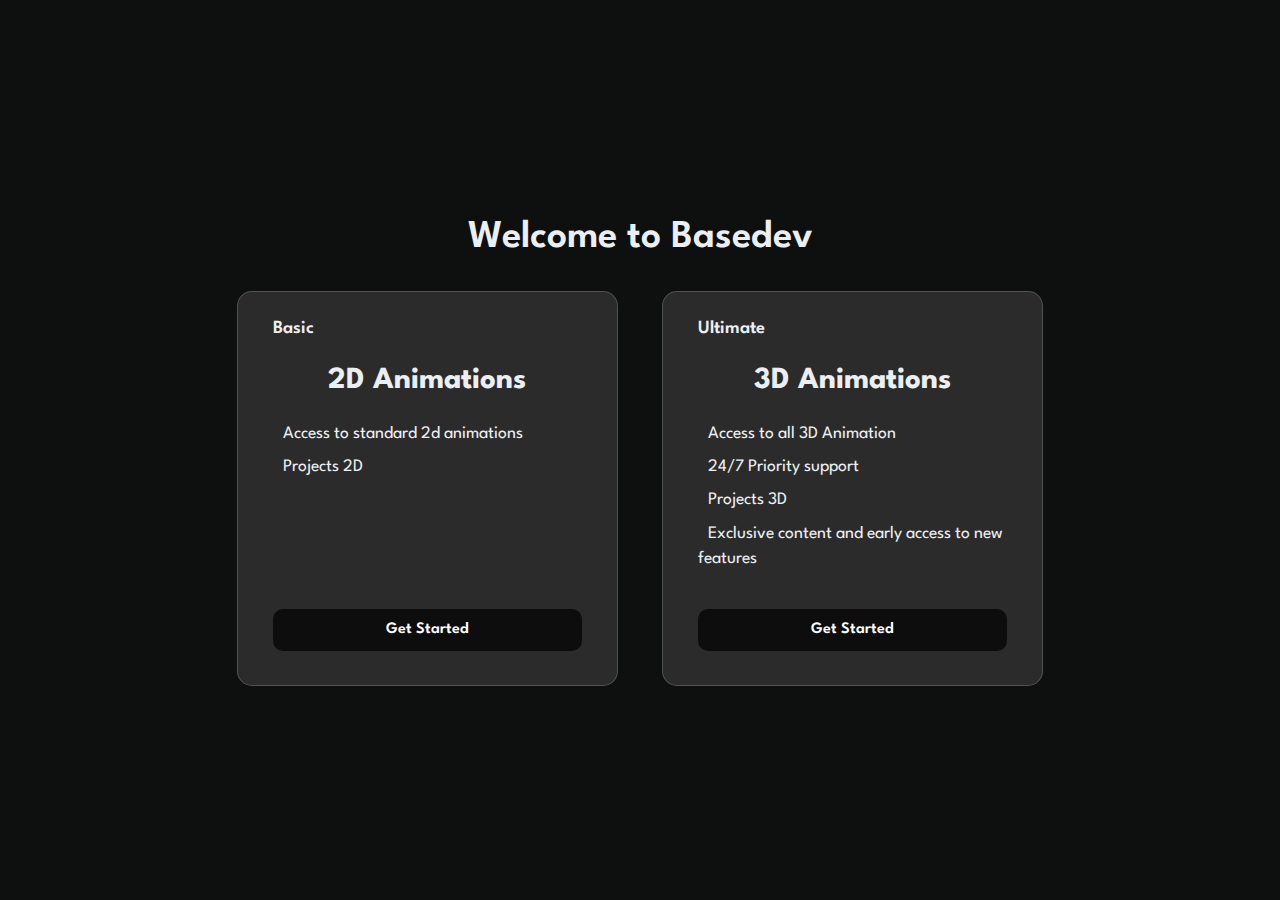
<file: docs/index.html>
<!DOCTYPE html>
<html lang="en" >
<head>
  <meta charset="UTF-8">
  <title>Get Started</title>
  <link rel="stylesheet" href="./style.css">
</head>
<body>
<!-- partial:index.partial.html -->
<main class="main flow">
  <h1 class="main__heading">Welcome to Basedev</h1>
  <div class="main__cards cards">
    <div class="cards__inner">
      <div class="cards__card card">
        <h2 class="card__heading">Basic</h2>
        <p class="card__price">2D Animations</p>
        <ul role="list" class="card__bullets flow">
          <li>Access to standard 2d animations</li>
          <li>Projects 2D</li>
        </ul>
        <a href="2d/2d.html" class="card__cta cta">Get Started</a>
      </div>

      <div class="cards__card card">
        <h2 class="card__heading">Ultimate</h2>
        <p class="card__price">3D Animations</p>
        <ul role="list" class="card__bullets flow">
          <li>Access to all 3D Animation</li>
          <li>24/7 Priority support</li>
          <li>Projects 3D</li>
          <li>Exclusive content and early access to new features</li>
        </ul>
        <a href="3d/3d.html" class="card__cta cta">Get Started</a>
      </div>
    </div>
    
    <div class="overlay cards__inner"></div>
  </div>
</main>
<!-- partial -->
  <script  src="./script.js"></script>

</body>
</html>
</file>
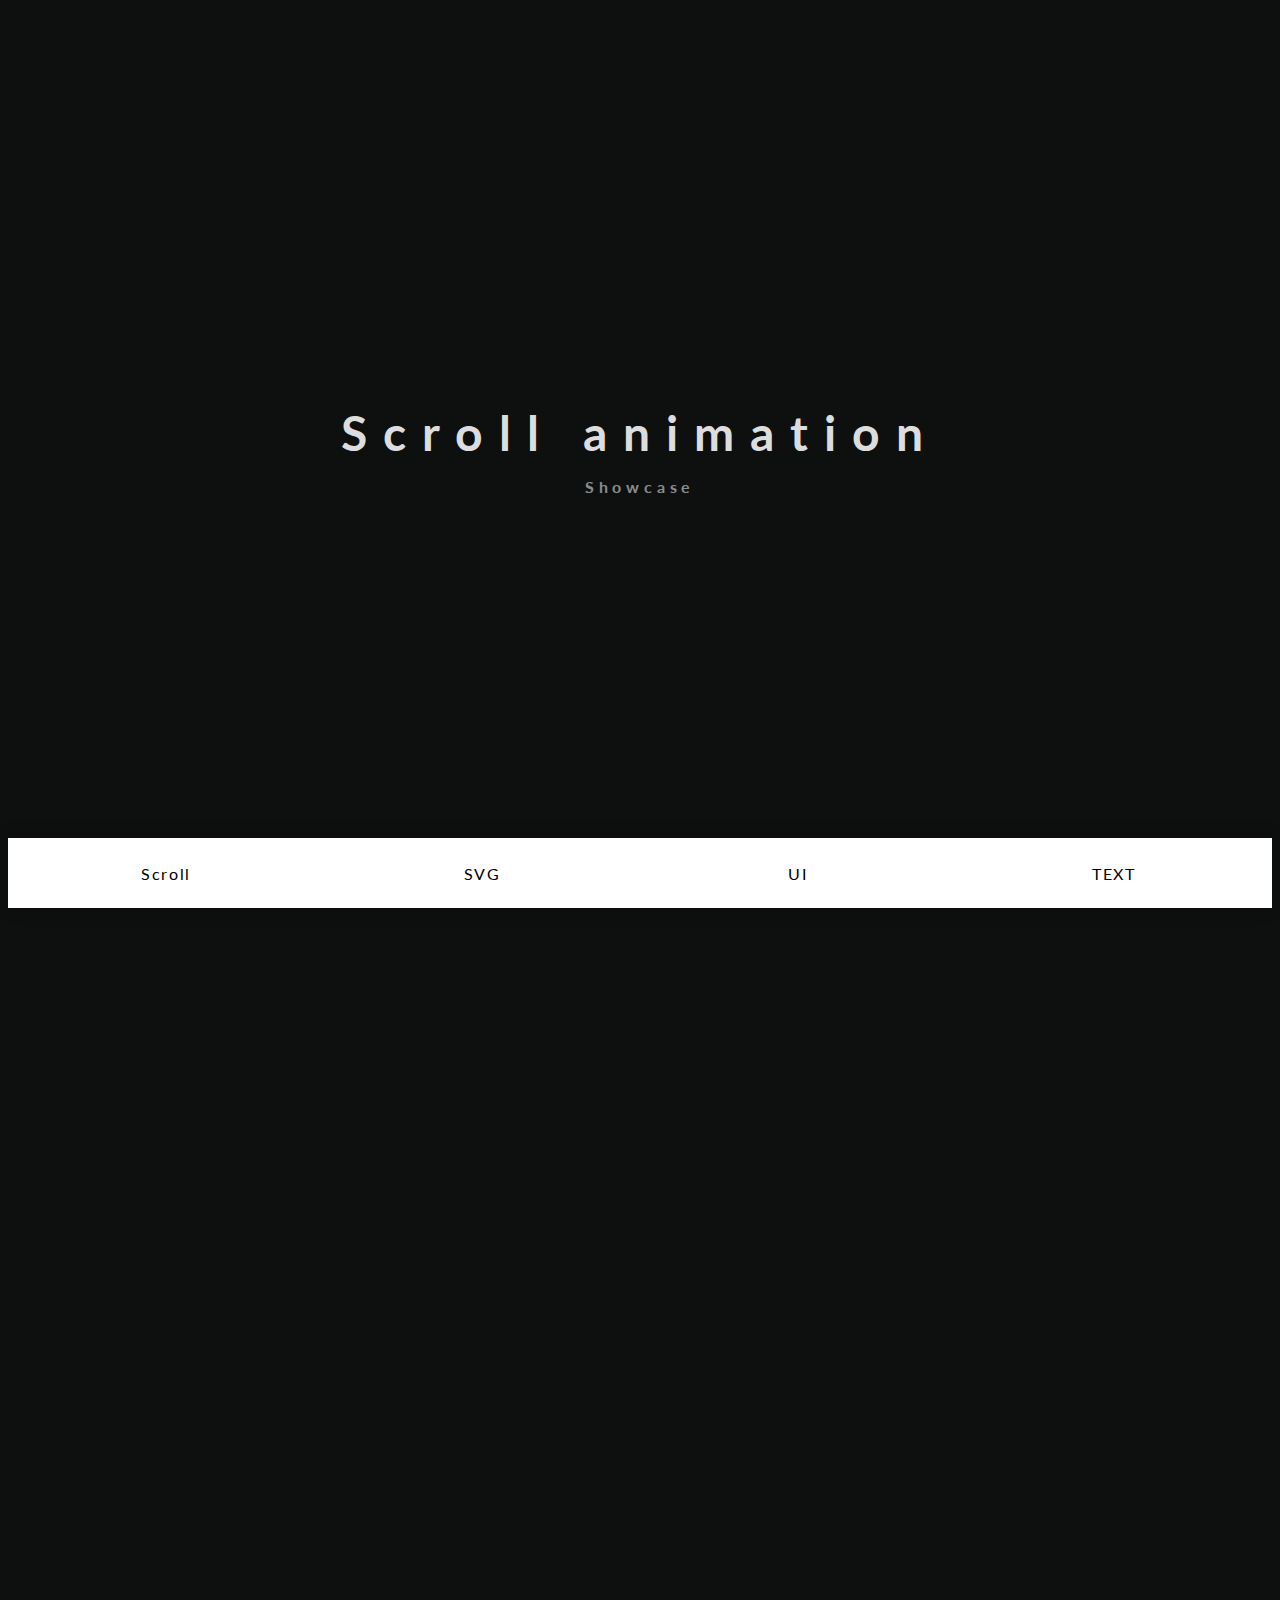
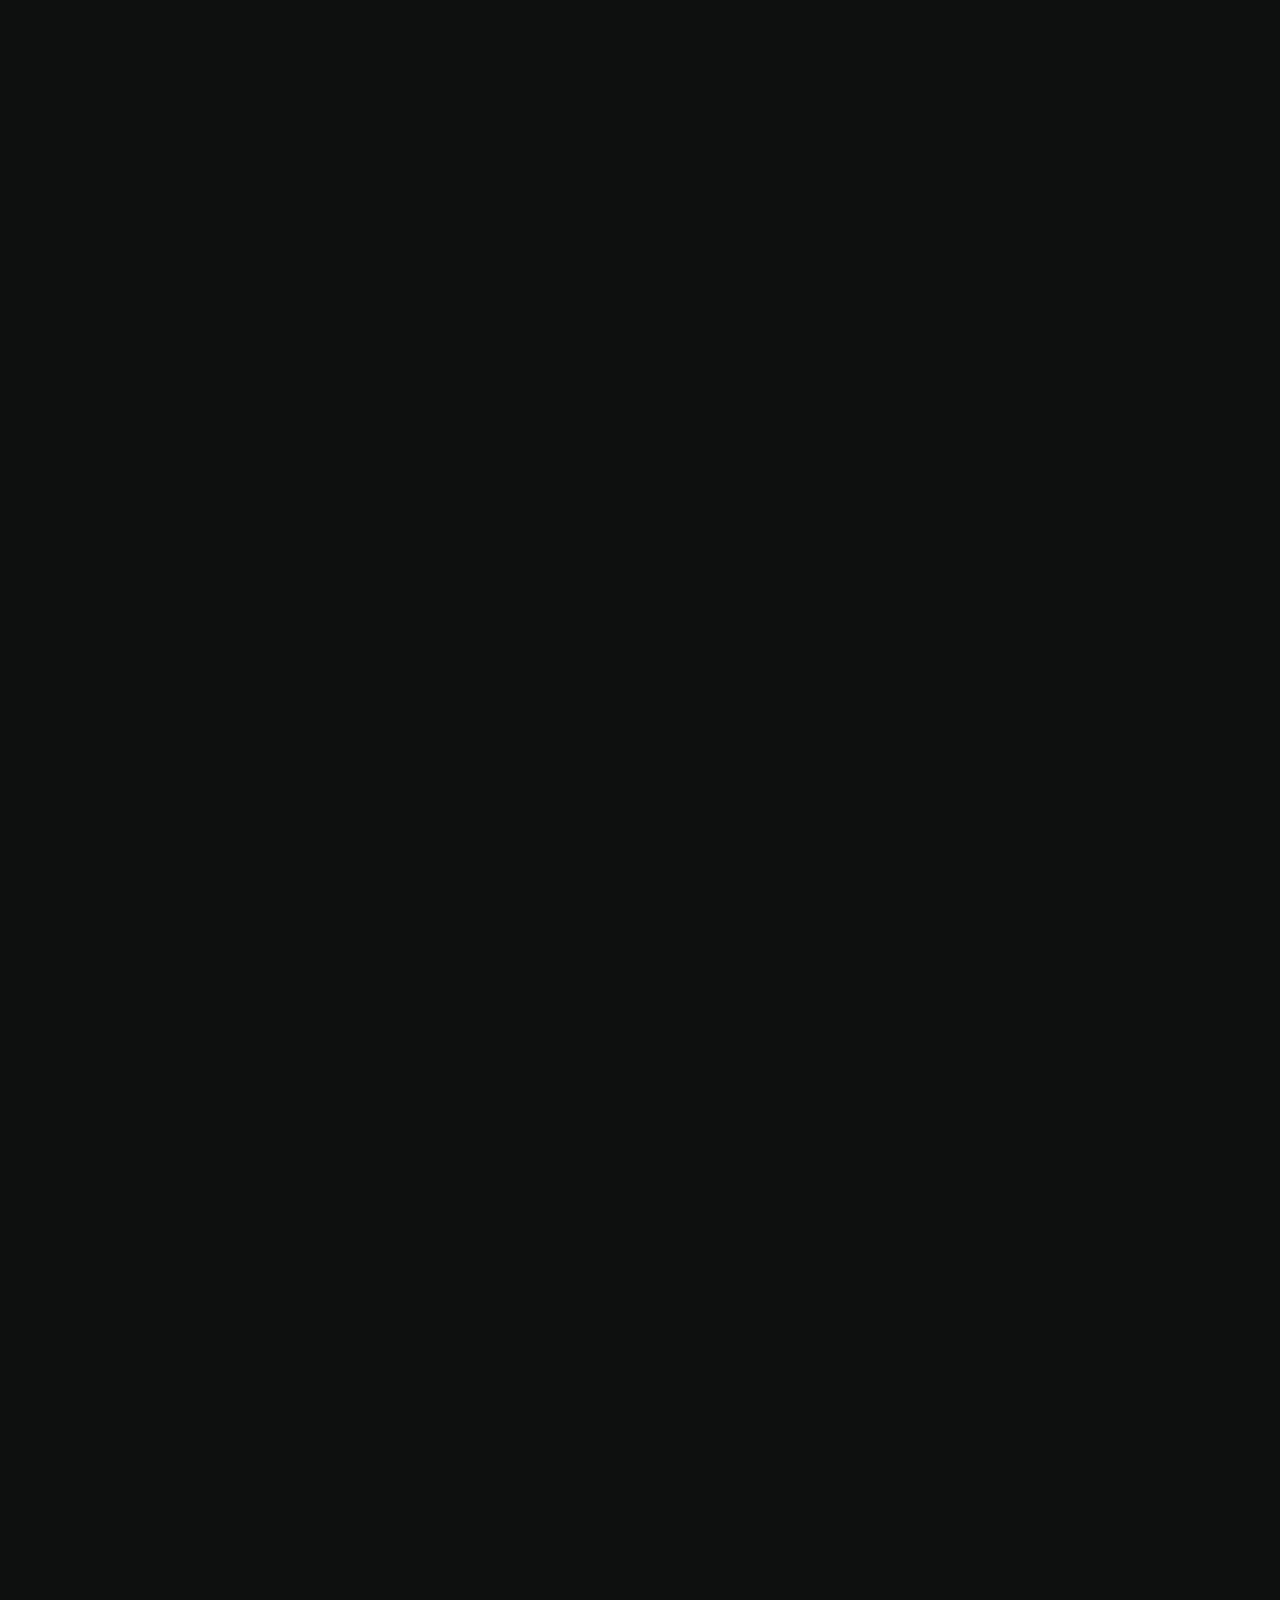
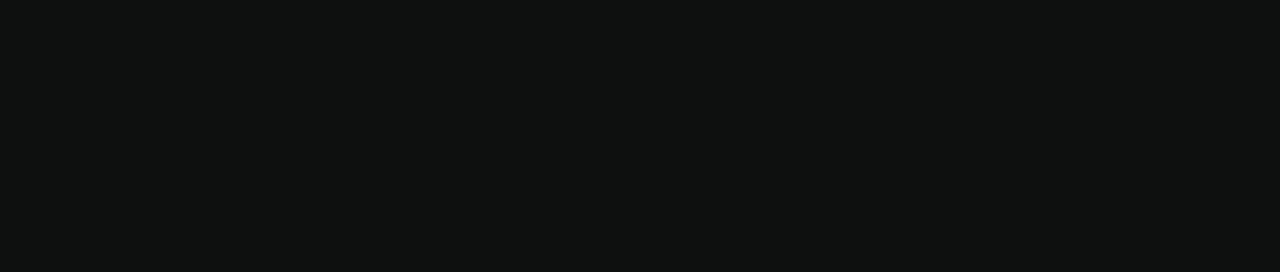
<file: docs/2d/scroll/index.html>
<!DOCTYPE html>
<html lang="en" >
<head>
  <meta charset="UTF-8">
  <title>Scroll Animation</title>
  <link href="https://fonts.googleapis.com/css?family=Lato:400,700" rel="stylesheet">
  <link rel="stylesheet" href="./style.css">
</head>
<body>

<!-- Hero -->
  <section class="et-hero-tabs">
    <h1>Scroll animation</h1>
    <h3>Showcase</h3>
    <div class="et-hero-tabs-container">
      <a class="et-hero-tab" href="../scroll/index.html">Scroll</a>
      <a class="et-hero-tab" href="../svg/index.html">SVG</a>
      <a class="et-hero-tab" href="../ui/index.html">UI</a>
      <a class="et-hero-tab" href="../text/index.html">TEXT</a>
      <span class="et-hero-tab-slider"></span>
    </div>
  </section>

  <!-- Main -->
  <main class="et-main">

    <!-- SCROLL PLUGIN -->
    <section class="et-slide2">

      <!-- Section 1 -->
      <div class="epaleiframe">
        <div class="epale2">
          <iframe height="600" width="600" scrolling="no" title="Untitled" src="https://codepen.io/edgar-zaya/embed/wvOXBax?default-tab=&theme-id=dark" frameborder="no" loading="lazy" allowtransparency="true" allowfullscreen="true">
            See the Pen <a href="https://codepen.io/edgar-zaya/pen/wvOXBax">
            Untitled</a> by Edgar Zaya (<a href="https://codepen.io/edgar-zaya">@edgar-zaya</a>)
            on <a href="https://codepen.io">CodePen</a>.
          </iframe>
        </div>
        <div class="epale2">
          <iframe height="600" width="600" scrolling="no" title="efecto 2 scroll" src="https://codepen.io/edgar-zaya/embed/GReGggy?default-tab=&theme-id=dark" frameborder="no" loading="lazy" allowtransparency="true" allowfullscreen="true">
            See the Pen <a href="https://codepen.io/edgar-zaya/pen/GReGggy">
            efecto 2 scroll</a> by Edgar Zaya (<a href="https://codepen.io/edgar-zaya">@edgar-zaya</a>)
            on <a href="https://codepen.io">CodePen</a>.
          </iframe>
        </div>
        <div class="epale2">
          <iframe height="600" width="600" scrolling="no" title="efecto 3 scroll" src="https://codepen.io/edgar-zaya/embed/ExMRaaV?default-tab=&theme-id=dark" frameborder="no" loading="lazy" allowtransparency="true" allowfullscreen="true">
            See the Pen <a href="https://codepen.io/edgar-zaya/pen/ExMRaaV">
            efecto 3 scroll</a> by Edgar Zaya (<a href="https://codepen.io/edgar-zaya">@edgar-zaya</a>)
            on <a href="https://codepen.io">CodePen</a>.
          </iframe>
        </div>
      </div>

      <!-- Section 2 -->
      <div class="epaleiframe">
        <div class="epale2">
          <iframe height="600" width="600" scrolling="no" title="efecto 4 scroll" src="https://codepen.io/edgar-zaya/embed/gOEKbOo?default-tab=&theme-id=dark" frameborder="no" loading="lazy" allowtransparency="true" allowfullscreen="true">
            See the Pen <a href="https://codepen.io/edgar-zaya/pen/gOEKbOo">
            efecto 4 scroll</a> by Edgar Zaya (<a href="https://codepen.io/edgar-zaya">@edgar-zaya</a>)
            on <a href="https://codepen.io">CodePen</a>.
          </iframe>
        </div>
        <div class="epale2">
          <iframe height="600" width="600" scrolling="no" title="efecto 5 scroll" src="https://codepen.io/edgar-zaya/embed/LYarEYR?default-tab=&theme-id=dark" frameborder="no" loading="lazy" allowtransparency="true" allowfullscreen="true">
            See the Pen <a href="https://codepen.io/edgar-zaya/pen/LYarEYR">
            efecto 5 scroll</a> by Edgar Zaya (<a href="https://codepen.io/edgar-zaya">@edgar-zaya</a>)
            on <a href="https://codepen.io">CodePen</a>.
          </iframe>
        </div>
        <div class="epale2">
          <iframe height="600" width="600" scrolling="no" title="efecto 6 scroll" src="https://codepen.io/edgar-zaya/embed/PoLawYQ?default-tab=&theme-id=dark" frameborder="no" loading="lazy" allowtransparency="true" allowfullscreen="true">
            See the Pen <a href="https://codepen.io/edgar-zaya/pen/PoLawYQ">
            efecto 6 scroll</a> by Edgar Zaya (<a href="https://codepen.io/edgar-zaya">@edgar-zaya</a>)
            on <a href="https://codepen.io">CodePen</a>.
          </iframe>
        </div>
      </div>

      <!-- Section 3 -->
      <div class="epaleiframe">
        <div class="epale2">
          <iframe height="600" width="600" scrolling="no" title="efecto 7 scroll" src="https://codepen.io/edgar-zaya/embed/RwdJwXZ?default-tab=&theme-id=dark" frameborder="no" loading="lazy" allowtransparency="true" allowfullscreen="true">
            See the Pen <a href="https://codepen.io/edgar-zaya/pen/RwdJwXZ">
            efecto 7 scroll</a> by Edgar Zaya (<a href="https://codepen.io/edgar-zaya">@edgar-zaya</a>)
            on <a href="https://codepen.io">CodePen</a>.
          </iframe>
        </div>
        <div class="epale2">
          <iframe height="600" width="600" scrolling="no" title="efecto 8 scroll" src="https://codepen.io/edgar-zaya/embed/xxBzxvZ?default-tab=&theme-id=dark" frameborder="no" loading="lazy" allowtransparency="true" allowfullscreen="true">
            See the Pen <a href="https://codepen.io/edgar-zaya/pen/xxBzxvZ">
            efecto 8 scroll</a> by Edgar Zaya (<a href="https://codepen.io/edgar-zaya">@edgar-zaya</a>)
            on <a href="https://codepen.io">CodePen</a>.
          </iframe>
        </div>
        <div class="epale2">
          <iframe height="600" width="600" scrolling="no" title="efecto 9 scroll" src="https://codepen.io/edgar-zaya/embed/poYKomG?default-tab=&theme-id=dark" frameborder="no" loading="lazy" allowtransparency="true" allowfullscreen="true">
            See the Pen <a href="https://codepen.io/edgar-zaya/pen/poYKomG">
            efecto 9 scroll</a> by Edgar Zaya (<a href="https://codepen.io/edgar-zaya">@edgar-zaya</a>)
            on <a href="https://codepen.io">CodePen</a>.
          </iframe>
        </div>
      </div>

      <!-- Section 4 -->
      <div class="epaleiframe">
        <div class="epale2">
          <iframe height="600" width="600" scrolling="no" title="Untitled" src="https://codepen.io/edgar-zaya/embed/mdoKdgM?default-tab=result&theme-id=dark" frameborder="no" loading="lazy" allowtransparency="true" allowfullscreen="true">
            See the Pen <a href="https://codepen.io/edgar-zaya/pen/mdoKdgM">
            Untitled</a> by Edgar Zaya (<a href="https://codepen.io/edgar-zaya">@edgar-zaya</a>)
            on <a href="https://codepen.io">CodePen</a>.
          </iframe>
        </div>
      </div>
    </section>
  </main>
<!-- partial -->

</body>
</html>
</file>
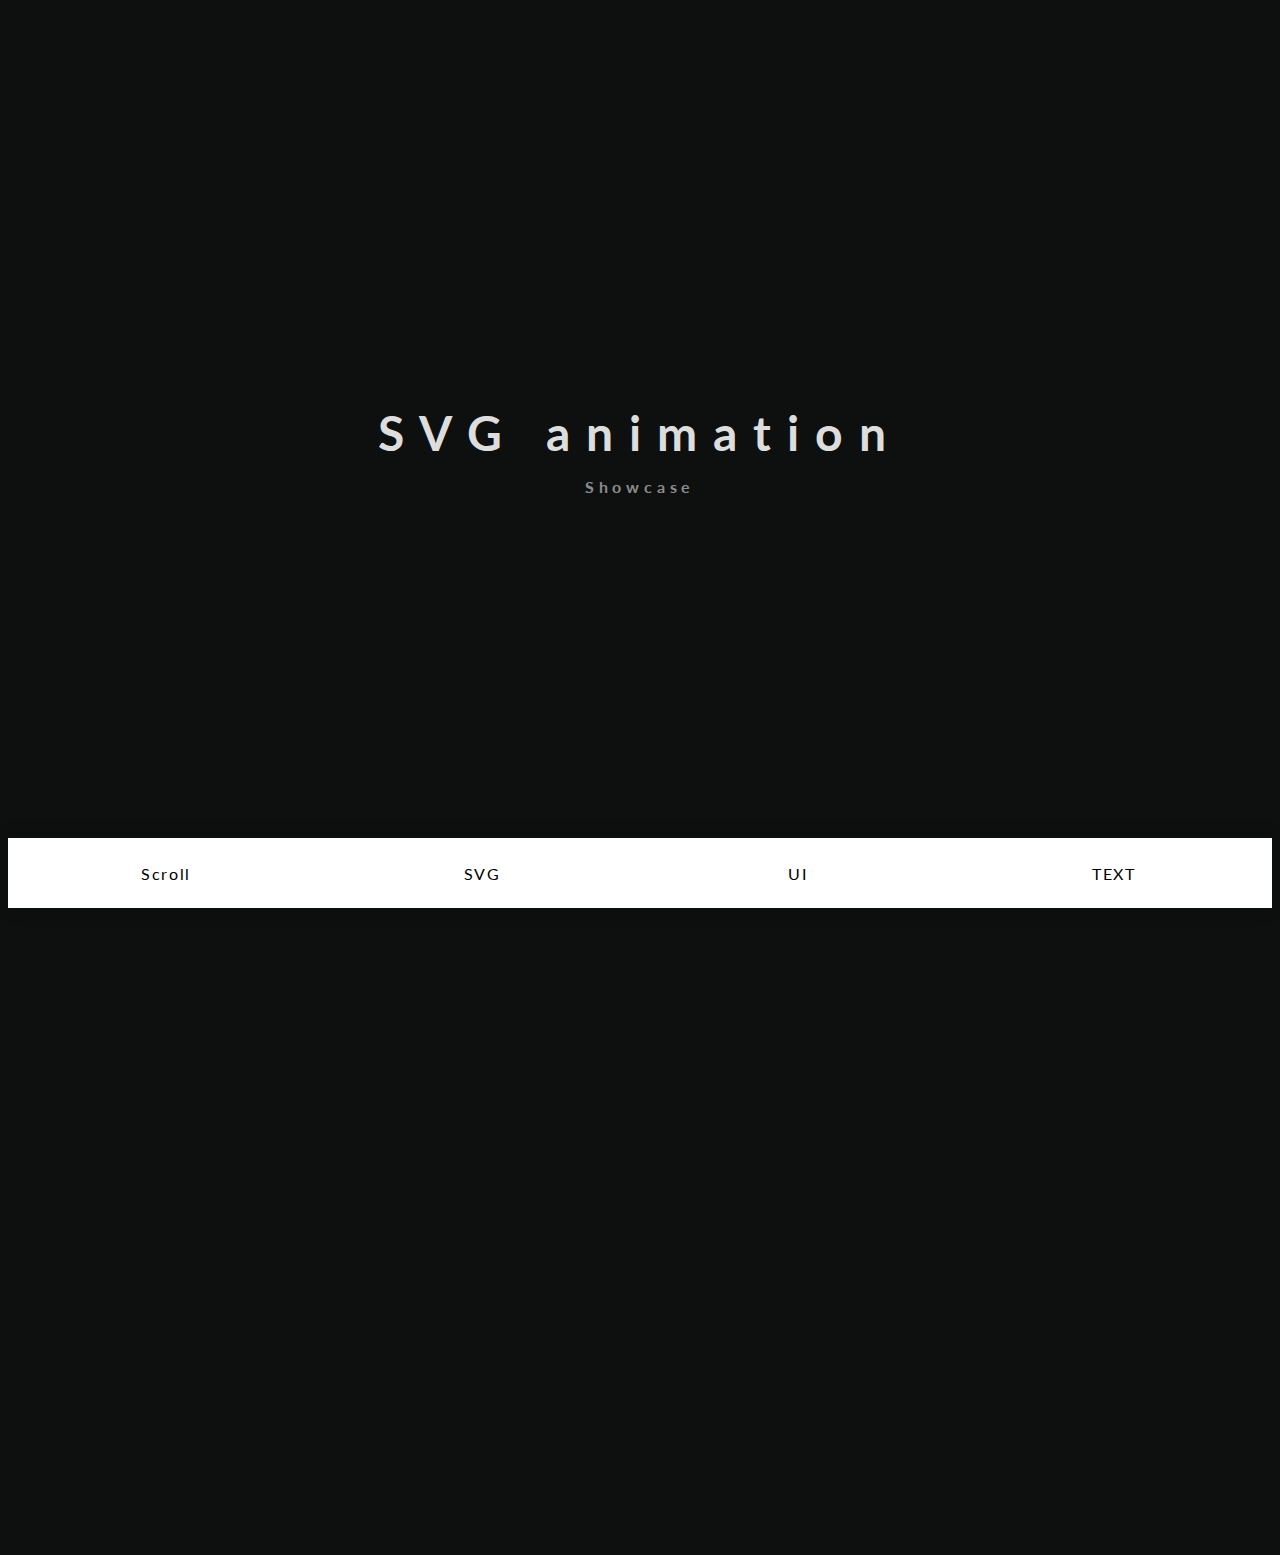
<file: docs/2d/svg/index.html>
<!DOCTYPE html>
<html lang="en" >
<head>
  <meta charset="UTF-8">
  <title>Svg Animation</title>
  <link href="https://fonts.googleapis.com/css?family=Lato:400,700" rel="stylesheet">
  <link rel="stylesheet" href="./style.css">
</head>
<body>

<!-- Hero -->
  <section class="et-hero-tabs">
    <h1>SVG animation</h1>
    <h3>Showcase</h3>
    <div class="et-hero-tabs-container">
      <a class="et-hero-tab" href="../scroll/index.html">Scroll</a>
      <a class="et-hero-tab" href="../svg/index.html">SVG</a>
      <a class="et-hero-tab" href="../ui/index.html">UI</a>
      <a class="et-hero-tab" href="../text/index.html">TEXT</a>
      <span class="et-hero-tab-slider"></span>
    </div>
  </section>

  <!-- Main -->
  <main class="et-main">

    <!-- SCROLL PLUGIN -->
    <section class="et-slide2">

      <!-- Section 1 -->
      <div class="epaleiframe">
        <div class="epale2">
          <iframe height="600" width="600" scrolling="no" title="efecto 1 svg" src="https://codepen.io/edgar-zaya/embed/mdojRry?default-tab=&theme-id=dark" frameborder="no" loading="lazy" allowtransparency="true" allowfullscreen="true">
            See the Pen <a href="https://codepen.io/edgar-zaya/pen/mdojRry">
            efecto 1 svg</a> by Edgar Zaya (<a href="https://codepen.io/edgar-zaya">@edgar-zaya</a>)
            on <a href="https://codepen.io">CodePen</a>.
          </iframe>
        </div>
      </div>

    </section>
  </main>
<!-- partial -->

</body>
</html>
</file>
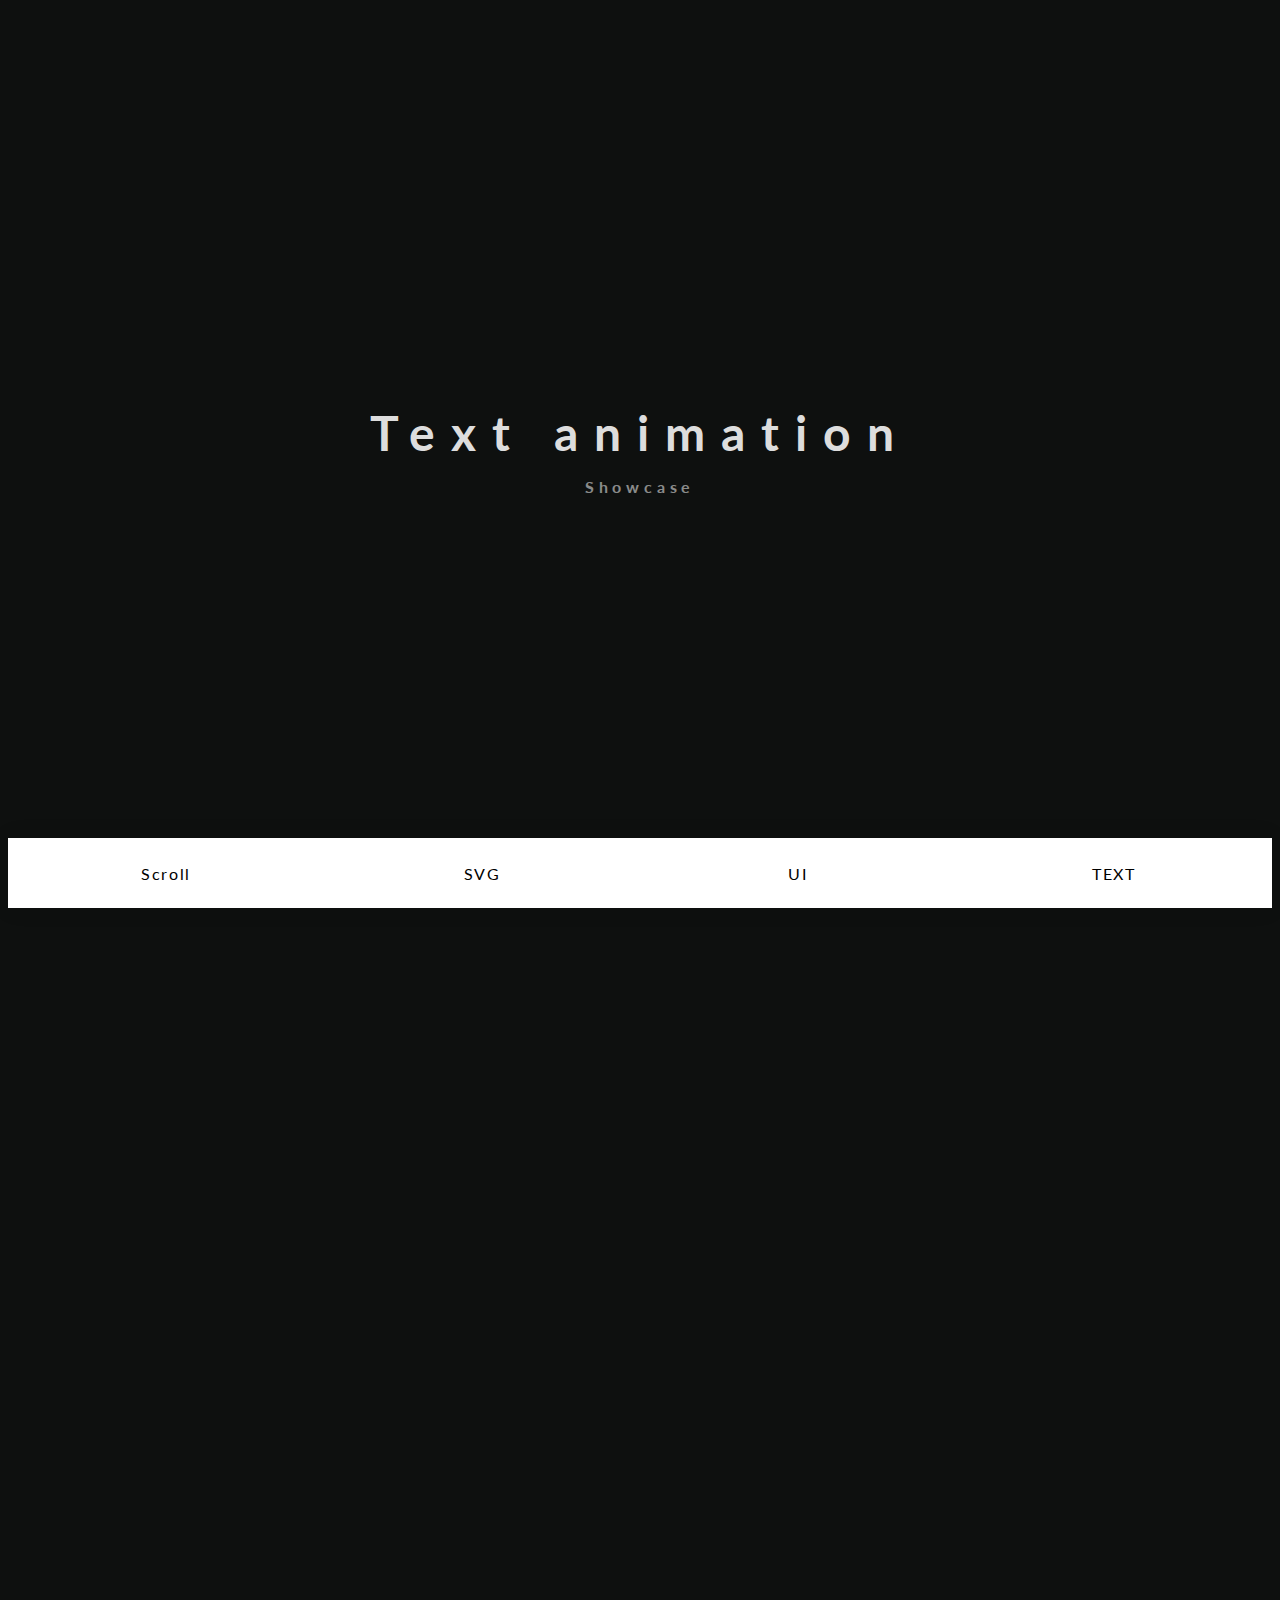
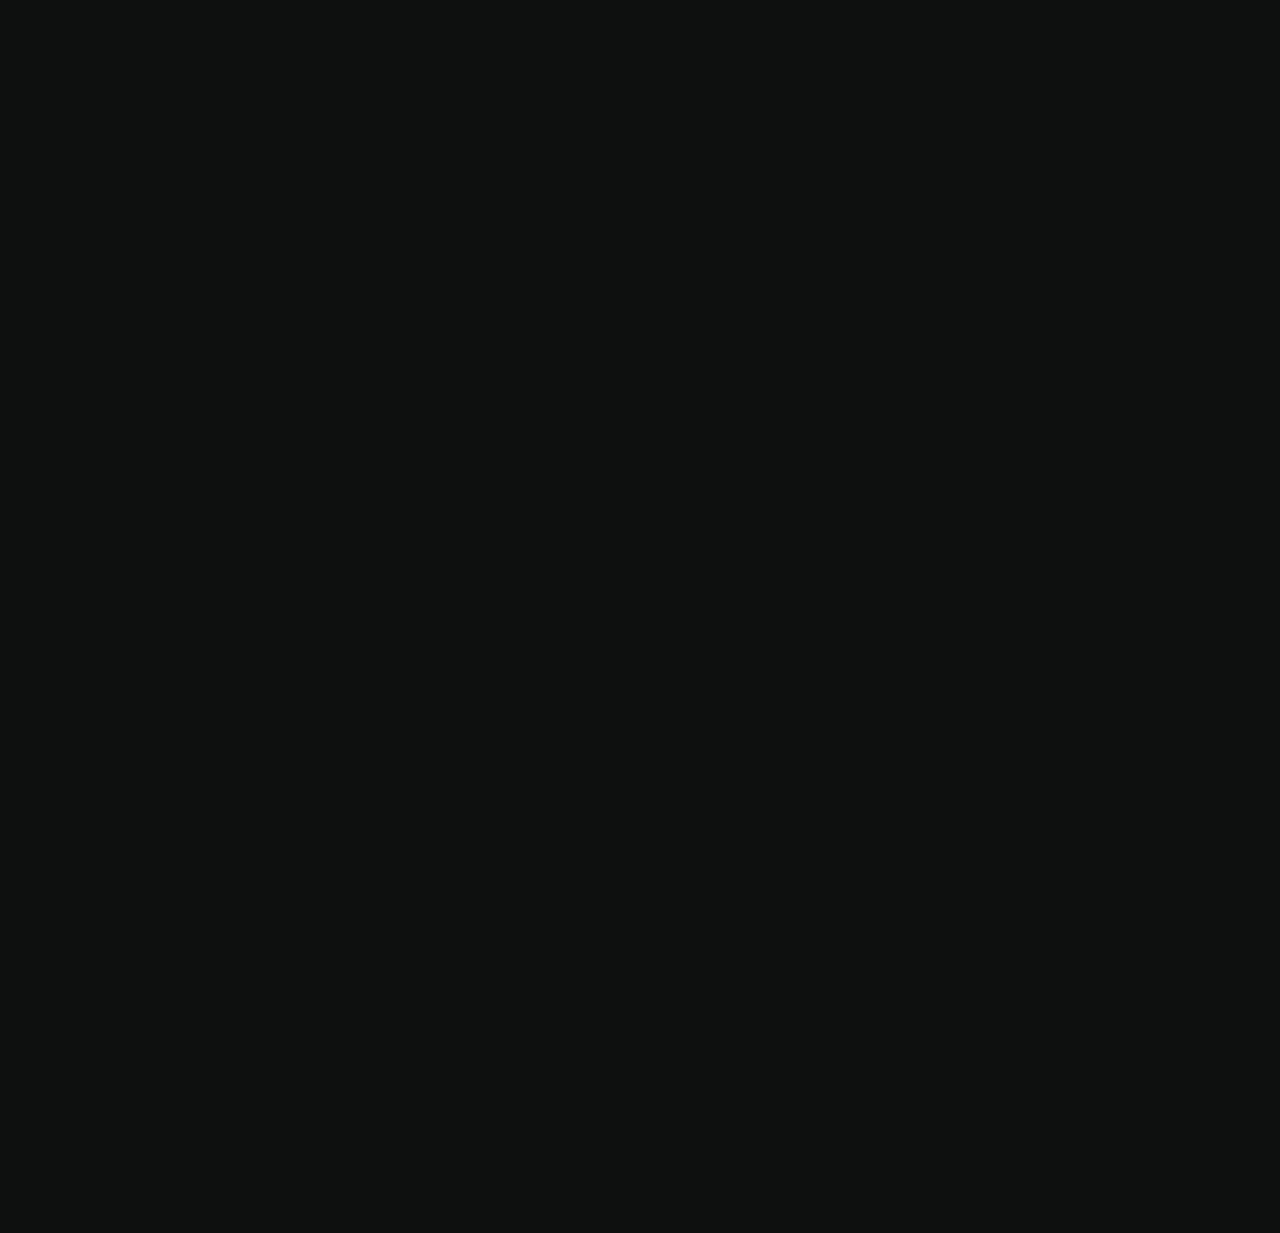
<file: docs/2d/text/index.html>
<!DOCTYPE html>
<html lang="en" >
<head>
  <meta charset="UTF-8">
  <title>Text Animation</title>
  <link href="https://fonts.googleapis.com/css?family=Lato:400,700" rel="stylesheet">
  <link rel="stylesheet" href="./style.css">
</head>
<body>

<!-- Hero -->
  <section class="et-hero-tabs">
    <h1>Text animation</h1>
    <h3>Showcase</h3>
    <div class="et-hero-tabs-container">
      <a class="et-hero-tab" href="../scroll/index.html">Scroll</a>
      <a class="et-hero-tab" href="../svg/index.html">SVG</a>
      <a class="et-hero-tab" href="../ui/index.html">UI</a>
      <a class="et-hero-tab" href="../text/index.html">TEXT</a>
      <span class="et-hero-tab-slider"></span>
    </div>
  </section>

  <!-- Main -->
  <main class="et-main">

    <!-- SCROLL PLUGIN -->
    <section class="et-slide2">

      <!-- Section 1 -->
      <div class="epaleiframe">
        <div class="epale2">
          <iframe height="600" width="600" scrolling="no" title="efecto 1 text" src="https://codepen.io/edgar-zaya/embed/MWxXmNQ?default-tab=&theme-id=dark" frameborder="no" loading="lazy" allowtransparency="true" allowfullscreen="true">
            See the Pen <a href="https://codepen.io/edgar-zaya/pen/MWxXmNQ">
            efecto 1 text</a> by Edgar Zaya (<a href="https://codepen.io/edgar-zaya">@edgar-zaya</a>)
            on <a href="https://codepen.io">CodePen</a>.
          </iframe>
        </div>
        <div class="epale2">
          <iframe height="600" width="600" scrolling="no" title="efecto 2 text" src="https://codepen.io/edgar-zaya/embed/wvOXevo?default-tab=&theme-id=dark" frameborder="no" loading="lazy" allowtransparency="true" allowfullscreen="true">
            See the Pen <a href="https://codepen.io/edgar-zaya/pen/wvOXevo">
            efecto 2 text</a> by Edgar Zaya (<a href="https://codepen.io/edgar-zaya">@edgar-zaya</a>)
            on <a href="https://codepen.io">CodePen</a>.
          </iframe>
        </div>
        <div class="epale2">
          <iframe height="600" width="600" scrolling="no" title="efecto 3 text" src="https://codepen.io/edgar-zaya/embed/wvOXeBo?default-tab=&theme-id=dark" frameborder="no" loading="lazy" allowtransparency="true" allowfullscreen="true">
            See the Pen <a href="https://codepen.io/edgar-zaya/pen/wvOXeBo">
            efecto 3 text</a> by Edgar Zaya (<a href="https://codepen.io/edgar-zaya">@edgar-zaya</a>)
            on <a href="https://codepen.io">CodePen</a>.
          </iframe>
        </div>
      </div>

      <!-- Section 2-->
      <div class="epaleiframe">
        <div class="epale2">
          <iframe height="600" width="600" scrolling="no" title="Untitled" src="https://codepen.io/edgar-zaya/embed/KKEeqVy?default-tab=&theme-id=dark" frameborder="no" loading="lazy" allowtransparency="true" allowfullscreen="true">
            See the Pen <a href="https://codepen.io/edgar-zaya/pen/KKEeqVy">
            Untitled</a> by Edgar Zaya (<a href="https://codepen.io/edgar-zaya">@edgar-zaya</a>)
            on <a href="https://codepen.io">CodePen</a>.
          </iframe>
        </div>
        <div class="epale2">
          <iframe height="600" width="600" scrolling="no" title="efecto 4 text" src="https://codepen.io/edgar-zaya/embed/mdoKwEV?default-tab=&theme-id=dark" frameborder="no" loading="lazy" allowtransparency="true" allowfullscreen="true">
            See the Pen <a href="https://codepen.io/edgar-zaya/pen/mdoKwEV">
            efecto 4 text</a> by Edgar Zaya (<a href="https://codepen.io/edgar-zaya">@edgar-zaya</a>)
            on <a href="https://codepen.io">CodePen</a>.
          </iframe>
        </div>
        <div class="epale2">
          <iframe height="600" width="600" scrolling="no" title="Untitled" src="https://codepen.io/edgar-zaya/embed/XWGYgjy?default-tab=&theme-id=dark" frameborder="no" loading="lazy" allowtransparency="true" allowfullscreen="true">
            See the Pen <a href="https://codepen.io/edgar-zaya/pen/XWGYgjy">
            Untitled</a> by Edgar Zaya (<a href="https://codepen.io/edgar-zaya">@edgar-zaya</a>)
            on <a href="https://codepen.io">CodePen</a>.
          </iframe>
        </div>
      </div>

      <!-- Section 3 -->
      <div class="epaleiframe">
        <div class="epale2">
          <iframe height="600" width="600" scrolling="no" title="efecto 7 text" src="https://codepen.io/edgar-zaya/embed/abMKwBM?default-tab=&theme-id=dark" frameborder="no" loading="lazy" allowtransparency="true" allowfullscreen="true">
            See the Pen <a href="https://codepen.io/edgar-zaya/pen/abMKwBM">
            efecto 7 text</a> by Edgar Zaya (<a href="https://codepen.io/edgar-zaya">@edgar-zaya</a>)
            on <a href="https://codepen.io">CodePen</a>.
          </iframe>
        </div>
      </div>

    </section>
  </main>
<!-- partial -->

</body>
</html>
</file>
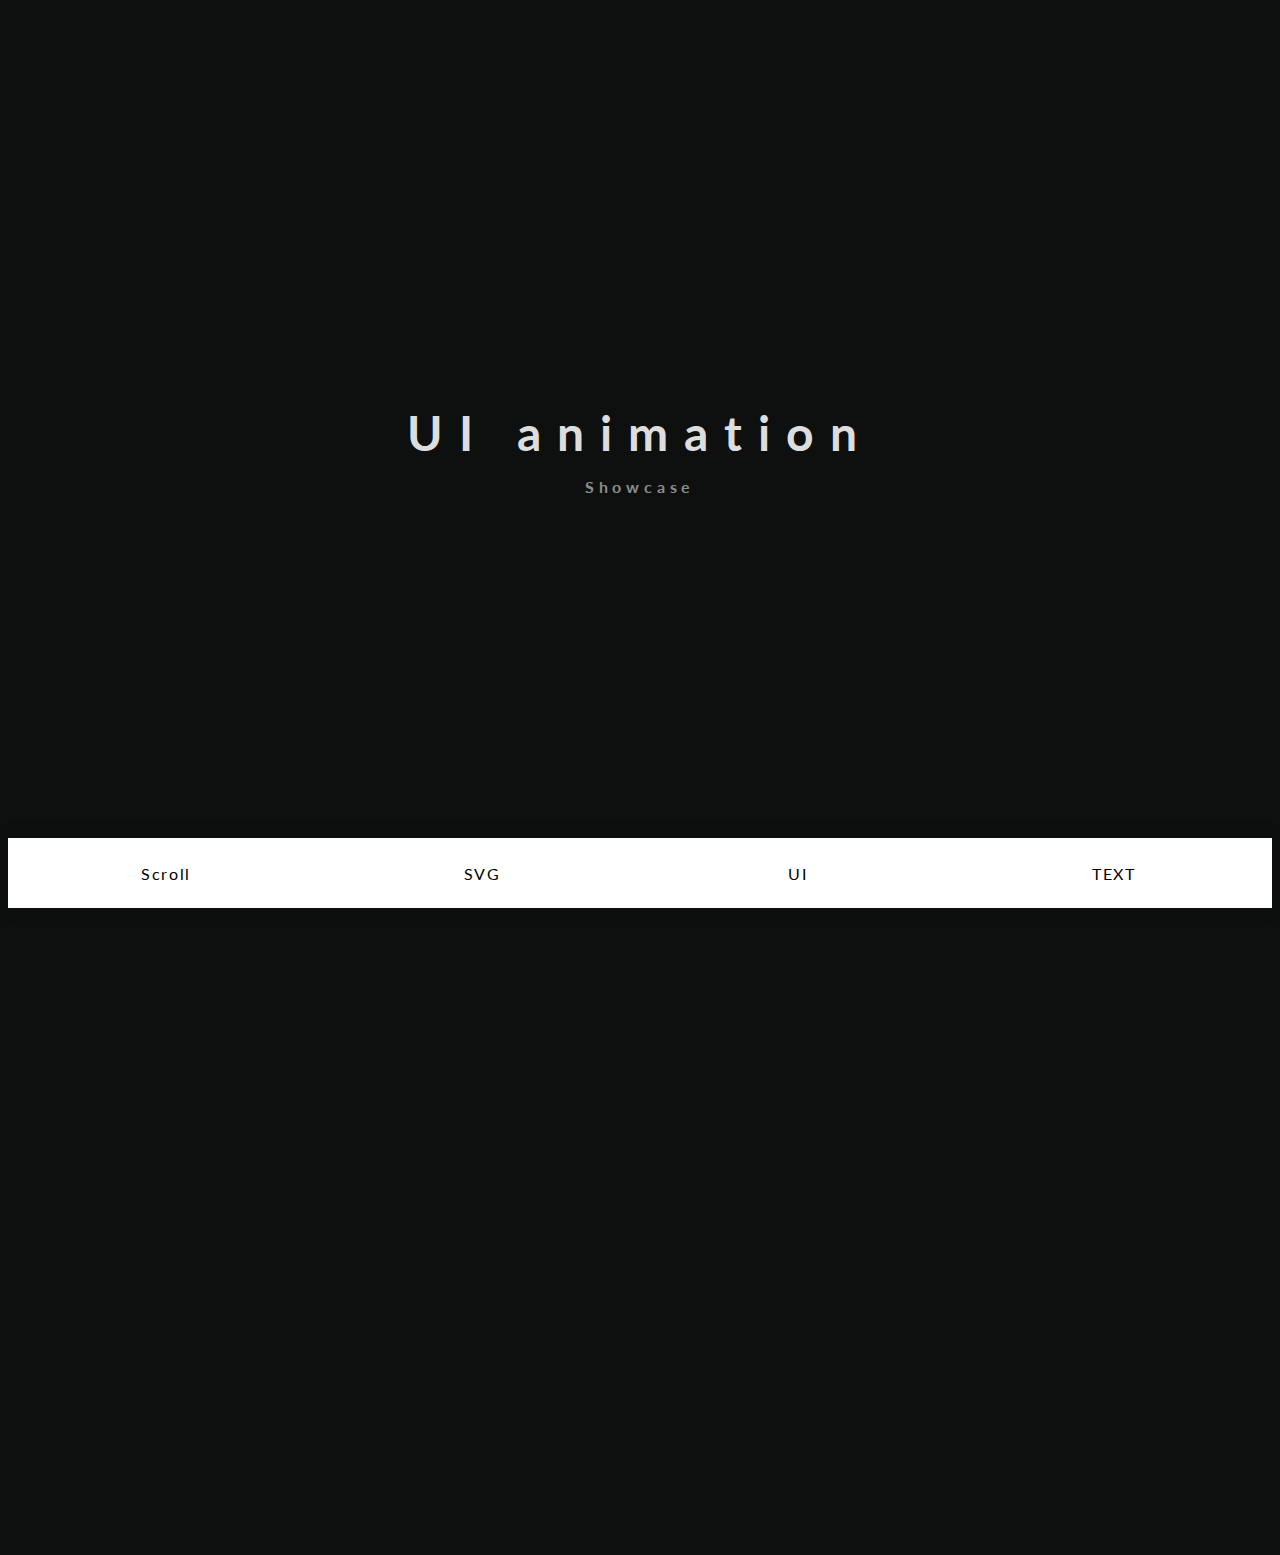
<file: docs/2d/ui/index.html>
<!DOCTYPE html>
<html lang="en" >
<head>
  <meta charset="UTF-8">
  <title>UI Animation</title>
  <link href="https://fonts.googleapis.com/css?family=Lato:400,700" rel="stylesheet">
  <link rel="stylesheet" href="./style.css">
</head>
<body>

<!-- Hero -->
  <section class="et-hero-tabs">
    <h1>UI animation</h1>
    <h3>Showcase</h3>
    <div class="et-hero-tabs-container">
      <a class="et-hero-tab" href="../scroll/index.html">Scroll</a>
      <a class="et-hero-tab" href="../svg/index.html">SVG</a>
      <a class="et-hero-tab" href="../ui/index.html">UI</a>
      <a class="et-hero-tab" href="../text/index.html">TEXT</a>
      <span class="et-hero-tab-slider"></span>
    </div>
  </section>

  <!-- Main -->
  <main class="et-main">

    <!-- SCROLL PLUGIN -->
    <section class="et-slide2">

      <!-- Section 1 -->
      <div class="epaleiframe">
        <div class="epale2">
          <iframe height="600" width="600" scrolling="no" title="efecto 1 ui" src="https://codepen.io/edgar-zaya/embed/bGZjgBB?default-tab=&theme-id=dark" frameborder="no" loading="lazy" allowtransparency="true" allowfullscreen="true">
            See the Pen <a href="https://codepen.io/edgar-zaya/pen/bGZjgBB">
            efecto 1 ui</a> by Edgar Zaya (<a href="https://codepen.io/edgar-zaya">@edgar-zaya</a>)
            on <a href="https://codepen.io">CodePen</a>.
          </iframe>
        </div>
        <div class="epale2">
          <iframe height="600" width="600" scrolling="no" title="Untitled" src="https://codepen.io/edgar-zaya/embed/jOJpyyL?default-tab=&theme-id=dark" frameborder="no" loading="lazy" allowtransparency="true" allowfullscreen="true">
            See the Pen <a href="https://codepen.io/edgar-zaya/pen/jOJpyyL">
            Untitled</a> by Edgar Zaya (<a href="https://codepen.io/edgar-zaya">@edgar-zaya</a>)
            on <a href="https://codepen.io">CodePen</a>.
          </iframe>
        </div>
      </div>

    </section>
  </main>
<!-- partial -->

</body>
</html>
</file>
<file: docs/style.css>
@import url("https://fonts.googleapis.com/css2?family=League+Spartan:wght@400;500;600;700;800;900&display=swap");

*,
*::after,
*::before {
  box-sizing: border-box;
  margin: 0;
  padding: 0;
}

html,
body {
  height: 100%;
  min-height: 100vh;
}

body {
  display: grid;
  place-items: center;
  font-family: "League Spartan", system-ui, sans-serif;
  font-size: 1.1rem;
  line-height: 1.2;
  background-color: #0E100F;
  color: #ddd;
}

ul {
  list-style: none;
}

.main {
  max-width: 75rem;
  padding: 3em 1.5em;
}

.main__heading {
  font-weight: 600;
  font-size: 2.25em;
  margin-bottom: 0.75em;
  text-align: center;
  color: #eceff1;
}

.cards {
  position: relative;
}

.cards__inner {
  display: flex;
  flex-wrap: wrap;
  gap: 2.5em;
}

.card {
  --flow-space: 0.5em;
  --hsl: var(--hue), var(--saturation), var(--lightness);
  flex: 1 1 14rem;
  padding: 1.5em 2em;
  display: grid;
  grid-template-rows: auto auto auto 1fr;
  align-items: start;
  gap: 1.25em;
  color: #eceff1;
  background-color: #2b2b2b;
  border: 1px solid #eceff133;
  border-radius: 15px;
}

.card:nth-child(1) {
  --hue: 165;
  --saturation: 82.26%;
  --lightness: 51.37%;
}

.card:nth-child(2) {
  --hue: 291.34;
  --saturation: 95.9%;
  --lightness: 61.76%;
}

.card:nth-child(3) {
  --hue: 338.69;
  --saturation: 100%;
  --lightness: 48.04%;
}

.card__bullets {
  line-height: 1.4;
}

.card__bullets li::before {
  display: inline-block;
  content: url("data:image/svg+xml,%3Csvg xmlns='http://www.w3.org/2000/svg' fill='none' viewBox='0 0 24 24' stroke-width='1.5' %3E%3C d='M6.75 7.5l3 2.25-3 2.25m4.5 0h3m-9 8.25h13.5A2.25 2.25 0 0021 18V6a2.25 2.25 0 00-2.25-2.25H5.25A2.25 2.25 0 003 6v12a2.25 2.25 0 002.25 2.25z' /%3E%3C/svg%3E");
  transform: translatey(0.25ch);
  margin-right: 1ch;
}

.card__heading {
  font-size: 1.05em;
  font-weight: 600;
}

.card__price {
  font-size: 1.75em;
  font-weight: 700;
  text-align: center;
}

.flow > * + * {
  margin-top: var(--flow-space, 1.25em);
}

.cta {
  display: block;
  align-self: end;
  margin: 1em 0 0.5em 0;
  text-align: center;
  text-decoration: none;
  color: #fff;
  background-color: #0d0d0d;
  padding: 0.7em;
  border-radius: 10px;
  font-size: 1rem;
  font-weight: 600;
}

.overlay {
  position: absolute;
  inset: 0;
  pointer-events: none;
  user-select: none;
  opacity: var(--opacity, 0);
  -webkit-mask: radial-gradient(
    25rem 25rem at var(--x) var(--y),
    #000 1%,
    transparent 50%
  );
  mask: radial-gradient(
    25rem 25rem at var(--x) var(--y),
    #000 1%,
    transparent 50%
  );
  transition: 400ms mask ease;
  will-change: mask;
}

.overlay .card {
  background-color: hsla(var(--hsl), 0.15);
  border-color: hsla(var(--hsl), 1);
  box-shadow: 0 0 0 1px inset hsl(var(--hsl));
}

.overlay .cta {
  display: block;
  grid-row: -1;
  width: 100%;
  background-color: hsl(var(--hsl));
  box-shadow: 0 0 0 1px hsl(var(--hsl));
}

:not(.overlay) > .card {
  transition: 400ms background ease;
  will-change: background;
}

:not(.overlay) > .card:hover {
  --lightness: 95%;
  background: hsla(var(--hsl), 0.1);
}
</file>
<file: docs/2d/scroll/style.css>
body {
  font-family: "Century Gothic", "Lato", sans-serif;
  background-color: #0E100F;
  color: #ddd;
}

a {
  text-decoration: none;
}

.et-hero-tabs,
.et-slide {
  display: flex;
  flex-direction: column;
  justify-content: center;
  align-items: center;
  height: 100vh;
  position: relative;
  background: transparent;
  text-align: center;
  padding: 0 2em;
}
.et-slide2 {
  display: flex;
  flex-direction: column;
  justify-content: center;
  align-items: center;
  position: relative;
  background: transparent;
  text-align: center;
  padding: 0 2em;
}
.et-hero-tabs h1,
.et-slide h1 {
  font-size: 2rem;
  margin: 0;
  letter-spacing: 1rem;
}
.et-hero-tabs h3,
.et-slide h3 {
  font-size: 1rem;
  letter-spacing: 0.3rem;
  opacity: 0.6;
}

.et-hero-tabs-container {
  display: flex;
  flex-direction: row;
  position: absolute;
  bottom: 0;
  width: 100%;
  height: 70px;
  box-shadow: 0 0 20px rgba(0, 0, 0, 0.1);
  background: #fff;
  z-index: 10;
}
.et-hero-tabs-container--top {
  position: fixed;
  top: 0;
}

.et-hero-tab {
  display: flex;
  justify-content: center;
  align-items: center;
  flex: 1;
  color: #000;
  letter-spacing: 0.1rem;
  transition: all 0.5s ease;
  font-size: 0.8rem;
}
.et-hero-tab:hover {
  color: white;
  background: rgba(102, 177, 241, 0.8);
  transition: all 0.5s ease;
}

.et-hero-tab-slider {
  position: absolute;
  bottom: 0;
  width: 0;
  height: 6px;
  background: #66B1F1;
  transition: left 0.3s ease;
}

@media (min-width: 800px) {
  .et-hero-tabs h1,
.et-slide h1 {
    font-size: 3rem;
  }
  .et-hero-tabs h3,
.et-slide h3 {
    font-size: 1rem;
  }

  .et-hero-tab {
    font-size: 1rem;
  }
}
::-webkit-scrollbar {
  display: none !important;
}

.epale {
  display: flex;
  flex-direction: row;
  flex-wrap: nowrap;
  align-items: center;
  justify-content: center;

  gap: 2em;
}

.epaleiframe {
  display: flex;
  flex-direction: row;
  flex-wrap: nowrap;
  align-items: center;
  justify-content: center;

  gap: 2em;
  margin-top: 3%;
}



/* Footer */

footer {
  position: absolute;
  bottom: 8rem;
}
footer a {
  color: white;
  font-size: 26px;
}
/* Footer */

/** Card **/

.card {
  position: relative;
  display: flex;
  justify-content: center;
  cursor: pointer;
  width: 22em;
  max-width: 80%;
  padding: 2em 0;
  background: #fff;
  box-shadow: 0 0 6px 0 rgba(32, 32, 36, 0.12);
  transition: all 0.35s ease;
  border-radius: 1rem;
}
.card.backscroll {
  background-color: #ffd7fd !important;
}
.card.backsvg {
  background-color: #ffe3c7 !important;
}
.card.backui {
  background-color: #bef3fe !important;
}
.card.backtext {
  background-color: #d2ceff !important;
}
.card::before, .card::after {
  content: "";
  position: absolute;
  top: 0;
  left: 0;
  width: 100%;
  background: #000;
  height: 4px;
}
.card::before {
  width: 0;
  opacity: 0;
  transition: opacity 0 ease, width 0 ease;
  transition-delay: 0.5s;
}
.card::after {
  width: 100%;
  background: white;
  transition: width 0.5s ease;
}
.card .content {
  width: 18em;
  max-width: 80%;
}
.card svg {
  margin: 0 0 1em;
  width: 10em;
  height: 10em;
  transition: all 0.35s ease;
}
.card h6 {
  color: #999;
  font-weight: 600;
  text-transform: uppercase;
  margin: 0;
  letter-spacing: 2px;
}
.card .hover_content {
  overflow: hidden;
  max-height: 0;
  transform: translateY(1em);
  transition: all 0.55s ease;
}
.card .hover_content p {
  margin: 1.5em 0 0;
  color: #6E6E70;
  line-height: 1.4em;
}
.card:hover {
  width: 24em;
  box-shadow: 0 10px 20px 0 rgba(32, 32, 36, 0.12);
}
.card:hover::before {
  width: 100%;
  opacity: 1;
  transition: opacity 0.5s ease, width 0.5s ease;
  transition-delay: 0;
}
.card:hover::after {
  width: 0;
  opacity: 0;
  transition: width 0 ease;
}
.card:hover .logo {
  margin-bottom: 0.5em;
}
.card:hover .hover_content {
  max-height: 10em;
  transform: none;
}

/** Card **/
</file>
<file: docs/2d/svg/style.css>
body {
  font-family: "Century Gothic", "Lato", sans-serif;
  background-color: #0E100F;
  color: #ddd;
}

a {
  text-decoration: none;
}

.et-hero-tabs,
.et-slide {
  display: flex;
  flex-direction: column;
  justify-content: center;
  align-items: center;
  height: 100vh;
  position: relative;
  background: transparent;
  text-align: center;
  padding: 0 2em;
}
.et-slide2 {
  display: flex;
  flex-direction: column;
  justify-content: center;
  align-items: center;
  position: relative;
  background: transparent;
  text-align: center;
  padding: 0 2em;
}
.et-hero-tabs h1,
.et-slide h1 {
  font-size: 2rem;
  margin: 0;
  letter-spacing: 1rem;
}
.et-hero-tabs h3,
.et-slide h3 {
  font-size: 1rem;
  letter-spacing: 0.3rem;
  opacity: 0.6;
}

.et-hero-tabs-container {
  display: flex;
  flex-direction: row;
  position: absolute;
  bottom: 0;
  width: 100%;
  height: 70px;
  box-shadow: 0 0 20px rgba(0, 0, 0, 0.1);
  background: #fff;
  z-index: 10;
}
.et-hero-tabs-container--top {
  position: fixed;
  top: 0;
}

.et-hero-tab {
  display: flex;
  justify-content: center;
  align-items: center;
  flex: 1;
  color: #000;
  letter-spacing: 0.1rem;
  transition: all 0.5s ease;
  font-size: 0.8rem;
}
.et-hero-tab:hover {
  color: white;
  background: rgba(102, 177, 241, 0.8);
  transition: all 0.5s ease;
}

.et-hero-tab-slider {
  position: absolute;
  bottom: 0;
  width: 0;
  height: 6px;
  background: #66B1F1;
  transition: left 0.3s ease;
}

@media (min-width: 800px) {
  .et-hero-tabs h1,
.et-slide h1 {
    font-size: 3rem;
  }
  .et-hero-tabs h3,
.et-slide h3 {
    font-size: 1rem;
  }

  .et-hero-tab {
    font-size: 1rem;
  }
}
::-webkit-scrollbar {
  display: none !important;
}

.epale {
  display: flex;
  flex-direction: row;
  flex-wrap: nowrap;
  align-items: center;
  justify-content: center;

  gap: 2em;
}

.epaleiframe {
  display: flex;
  flex-direction: row;
  flex-wrap: nowrap;
  align-items: center;
  justify-content: center;

  gap: 2em;
  margin-top: 3%;
}



/* Footer */

footer {
  position: absolute;
  bottom: 8rem;
}
footer a {
  color: white;
  font-size: 26px;
}
/* Footer */

/** Card **/

.card {
  position: relative;
  display: flex;
  justify-content: center;
  cursor: pointer;
  width: 22em;
  max-width: 80%;
  padding: 2em 0;
  background: #fff;
  box-shadow: 0 0 6px 0 rgba(32, 32, 36, 0.12);
  transition: all 0.35s ease;
  border-radius: 1rem;
}
.card.backscroll {
  background-color: #ffd7fd !important;
}
.card.backsvg {
  background-color: #ffe3c7 !important;
}
.card.backui {
  background-color: #bef3fe !important;
}
.card.backtext {
  background-color: #d2ceff !important;
}
.card::before, .card::after {
  content: "";
  position: absolute;
  top: 0;
  left: 0;
  width: 100%;
  background: #000;
  height: 4px;
}
.card::before {
  width: 0;
  opacity: 0;
  transition: opacity 0 ease, width 0 ease;
  transition-delay: 0.5s;
}
.card::after {
  width: 100%;
  background: white;
  transition: width 0.5s ease;
}
.card .content {
  width: 18em;
  max-width: 80%;
}
.card svg {
  margin: 0 0 1em;
  width: 10em;
  height: 10em;
  transition: all 0.35s ease;
}
.card h6 {
  color: #999;
  font-weight: 600;
  text-transform: uppercase;
  margin: 0;
  letter-spacing: 2px;
}
.card .hover_content {
  overflow: hidden;
  max-height: 0;
  transform: translateY(1em);
  transition: all 0.55s ease;
}
.card .hover_content p {
  margin: 1.5em 0 0;
  color: #6E6E70;
  line-height: 1.4em;
}
.card:hover {
  width: 24em;
  box-shadow: 0 10px 20px 0 rgba(32, 32, 36, 0.12);
}
.card:hover::before {
  width: 100%;
  opacity: 1;
  transition: opacity 0.5s ease, width 0.5s ease;
  transition-delay: 0;
}
.card:hover::after {
  width: 0;
  opacity: 0;
  transition: width 0 ease;
}
.card:hover .logo {
  margin-bottom: 0.5em;
}
.card:hover .hover_content {
  max-height: 10em;
  transform: none;
}

/** Card **/
</file>
<file: docs/2d/text/style.css>
body {
  font-family: "Century Gothic", "Lato", sans-serif;
  background-color: #0E100F;
  color: #ddd;
}

a {
  text-decoration: none;
}

.et-hero-tabs,
.et-slide {
  display: flex;
  flex-direction: column;
  justify-content: center;
  align-items: center;
  height: 100vh;
  position: relative;
  background: transparent;
  text-align: center;
  padding: 0 2em;
}
.et-slide2 {
  display: flex;
  flex-direction: column;
  justify-content: center;
  align-items: center;
  position: relative;
  background: transparent;
  text-align: center;
  padding: 0 2em;
}
.et-hero-tabs h1,
.et-slide h1 {
  font-size: 2rem;
  margin: 0;
  letter-spacing: 1rem;
}
.et-hero-tabs h3,
.et-slide h3 {
  font-size: 1rem;
  letter-spacing: 0.3rem;
  opacity: 0.6;
}

.et-hero-tabs-container {
  display: flex;
  flex-direction: row;
  position: absolute;
  bottom: 0;
  width: 100%;
  height: 70px;
  box-shadow: 0 0 20px rgba(0, 0, 0, 0.1);
  background: #fff;
  z-index: 10;
}
.et-hero-tabs-container--top {
  position: fixed;
  top: 0;
}

.et-hero-tab {
  display: flex;
  justify-content: center;
  align-items: center;
  flex: 1;
  color: #000;
  letter-spacing: 0.1rem;
  transition: all 0.5s ease;
  font-size: 0.8rem;
}
.et-hero-tab:hover {
  color: white;
  background: rgba(102, 177, 241, 0.8);
  transition: all 0.5s ease;
}

.et-hero-tab-slider {
  position: absolute;
  bottom: 0;
  width: 0;
  height: 6px;
  background: #66B1F1;
  transition: left 0.3s ease;
}

@media (min-width: 800px) {
  .et-hero-tabs h1,
.et-slide h1 {
    font-size: 3rem;
  }
  .et-hero-tabs h3,
.et-slide h3 {
    font-size: 1rem;
  }

  .et-hero-tab {
    font-size: 1rem;
  }
}
::-webkit-scrollbar {
  display: none !important;
}

.epale {
  display: flex;
  flex-direction: row;
  flex-wrap: nowrap;
  align-items: center;
  justify-content: center;

  gap: 2em;
}

.epaleiframe {
  display: flex;
  flex-direction: row;
  flex-wrap: nowrap;
  align-items: center;
  justify-content: center;

  gap: 2em;
  margin-top: 3%;
}



/* Footer */

footer {
  position: absolute;
  bottom: 8rem;
}
footer a {
  color: white;
  font-size: 26px;
}
/* Footer */

/** Card **/

.card {
  position: relative;
  display: flex;
  justify-content: center;
  cursor: pointer;
  width: 22em;
  max-width: 80%;
  padding: 2em 0;
  background: #fff;
  box-shadow: 0 0 6px 0 rgba(32, 32, 36, 0.12);
  transition: all 0.35s ease;
  border-radius: 1rem;
}
.card.backscroll {
  background-color: #ffd7fd !important;
}
.card.backsvg {
  background-color: #ffe3c7 !important;
}
.card.backui {
  background-color: #bef3fe !important;
}
.card.backtext {
  background-color: #d2ceff !important;
}
.card::before, .card::after {
  content: "";
  position: absolute;
  top: 0;
  left: 0;
  width: 100%;
  background: #000;
  height: 4px;
}
.card::before {
  width: 0;
  opacity: 0;
  transition: opacity 0 ease, width 0 ease;
  transition-delay: 0.5s;
}
.card::after {
  width: 100%;
  background: white;
  transition: width 0.5s ease;
}
.card .content {
  width: 18em;
  max-width: 80%;
}
.card svg {
  margin: 0 0 1em;
  width: 10em;
  height: 10em;
  transition: all 0.35s ease;
}
.card h6 {
  color: #999;
  font-weight: 600;
  text-transform: uppercase;
  margin: 0;
  letter-spacing: 2px;
}
.card .hover_content {
  overflow: hidden;
  max-height: 0;
  transform: translateY(1em);
  transition: all 0.55s ease;
}
.card .hover_content p {
  margin: 1.5em 0 0;
  color: #6E6E70;
  line-height: 1.4em;
}
.card:hover {
  width: 24em;
  box-shadow: 0 10px 20px 0 rgba(32, 32, 36, 0.12);
}
.card:hover::before {
  width: 100%;
  opacity: 1;
  transition: opacity 0.5s ease, width 0.5s ease;
  transition-delay: 0;
}
.card:hover::after {
  width: 0;
  opacity: 0;
  transition: width 0 ease;
}
.card:hover .logo {
  margin-bottom: 0.5em;
}
.card:hover .hover_content {
  max-height: 10em;
  transform: none;
}

/** Card **/
</file>
<file: docs/2d/ui/style.css>
body {
  font-family: "Century Gothic", "Lato", sans-serif;
  background-color: #0E100F;
  color: #ddd;
}

a {
  text-decoration: none;
}

.et-hero-tabs,
.et-slide {
  display: flex;
  flex-direction: column;
  justify-content: center;
  align-items: center;
  height: 100vh;
  position: relative;
  background: transparent;
  text-align: center;
  padding: 0 2em;
}
.et-slide2 {
  display: flex;
  flex-direction: column;
  justify-content: center;
  align-items: center;
  position: relative;
  background: transparent;
  text-align: center;
  padding: 0 2em;
}
.et-hero-tabs h1,
.et-slide h1 {
  font-size: 2rem;
  margin: 0;
  letter-spacing: 1rem;
}
.et-hero-tabs h3,
.et-slide h3 {
  font-size: 1rem;
  letter-spacing: 0.3rem;
  opacity: 0.6;
}

.et-hero-tabs-container {
  display: flex;
  flex-direction: row;
  position: absolute;
  bottom: 0;
  width: 100%;
  height: 70px;
  box-shadow: 0 0 20px rgba(0, 0, 0, 0.1);
  background: #fff;
  z-index: 10;
}
.et-hero-tabs-container--top {
  position: fixed;
  top: 0;
}

.et-hero-tab {
  display: flex;
  justify-content: center;
  align-items: center;
  flex: 1;
  color: #000;
  letter-spacing: 0.1rem;
  transition: all 0.5s ease;
  font-size: 0.8rem;
}
.et-hero-tab:hover {
  color: white;
  background: rgba(102, 177, 241, 0.8);
  transition: all 0.5s ease;
}

.et-hero-tab-slider {
  position: absolute;
  bottom: 0;
  width: 0;
  height: 6px;
  background: #66B1F1;
  transition: left 0.3s ease;
}

@media (min-width: 800px) {
  .et-hero-tabs h1,
.et-slide h1 {
    font-size: 3rem;
  }
  .et-hero-tabs h3,
.et-slide h3 {
    font-size: 1rem;
  }

  .et-hero-tab {
    font-size: 1rem;
  }
}
::-webkit-scrollbar {
  display: none !important;
}

.epale {
  display: flex;
  flex-direction: row;
  flex-wrap: nowrap;
  align-items: center;
  justify-content: center;

  gap: 2em;
}

.epaleiframe {
  display: flex;
  flex-direction: row;
  flex-wrap: nowrap;
  align-items: center;
  justify-content: center;

  gap: 2em;
  margin-top: 3%;
}



/* Footer */

footer {
  position: absolute;
  bottom: 8rem;
}
footer a {
  color: white;
  font-size: 26px;
}
/* Footer */

/** Card **/

.card {
  position: relative;
  display: flex;
  justify-content: center;
  cursor: pointer;
  width: 22em;
  max-width: 80%;
  padding: 2em 0;
  background: #fff;
  box-shadow: 0 0 6px 0 rgba(32, 32, 36, 0.12);
  transition: all 0.35s ease;
  border-radius: 1rem;
}
.card.backscroll {
  background-color: #ffd7fd !important;
}
.card.backsvg {
  background-color: #ffe3c7 !important;
}
.card.backui {
  background-color: #bef3fe !important;
}
.card.backtext {
  background-color: #d2ceff !important;
}
.card::before, .card::after {
  content: "";
  position: absolute;
  top: 0;
  left: 0;
  width: 100%;
  background: #000;
  height: 4px;
}
.card::before {
  width: 0;
  opacity: 0;
  transition: opacity 0 ease, width 0 ease;
  transition-delay: 0.5s;
}
.card::after {
  width: 100%;
  background: white;
  transition: width 0.5s ease;
}
.card .content {
  width: 18em;
  max-width: 80%;
}
.card svg {
  margin: 0 0 1em;
  width: 10em;
  height: 10em;
  transition: all 0.35s ease;
}
.card h6 {
  color: #999;
  font-weight: 600;
  text-transform: uppercase;
  margin: 0;
  letter-spacing: 2px;
}
.card .hover_content {
  overflow: hidden;
  max-height: 0;
  transform: translateY(1em);
  transition: all 0.55s ease;
}
.card .hover_content p {
  margin: 1.5em 0 0;
  color: #6E6E70;
  line-height: 1.4em;
}
.card:hover {
  width: 24em;
  box-shadow: 0 10px 20px 0 rgba(32, 32, 36, 0.12);
}
.card:hover::before {
  width: 100%;
  opacity: 1;
  transition: opacity 0.5s ease, width 0.5s ease;
  transition-delay: 0;
}
.card:hover::after {
  width: 0;
  opacity: 0;
  transition: width 0 ease;
}
.card:hover .logo {
  margin-bottom: 0.5em;
}
.card:hover .hover_content {
  max-height: 10em;
  transform: none;
}

/** Card **/
</file>
